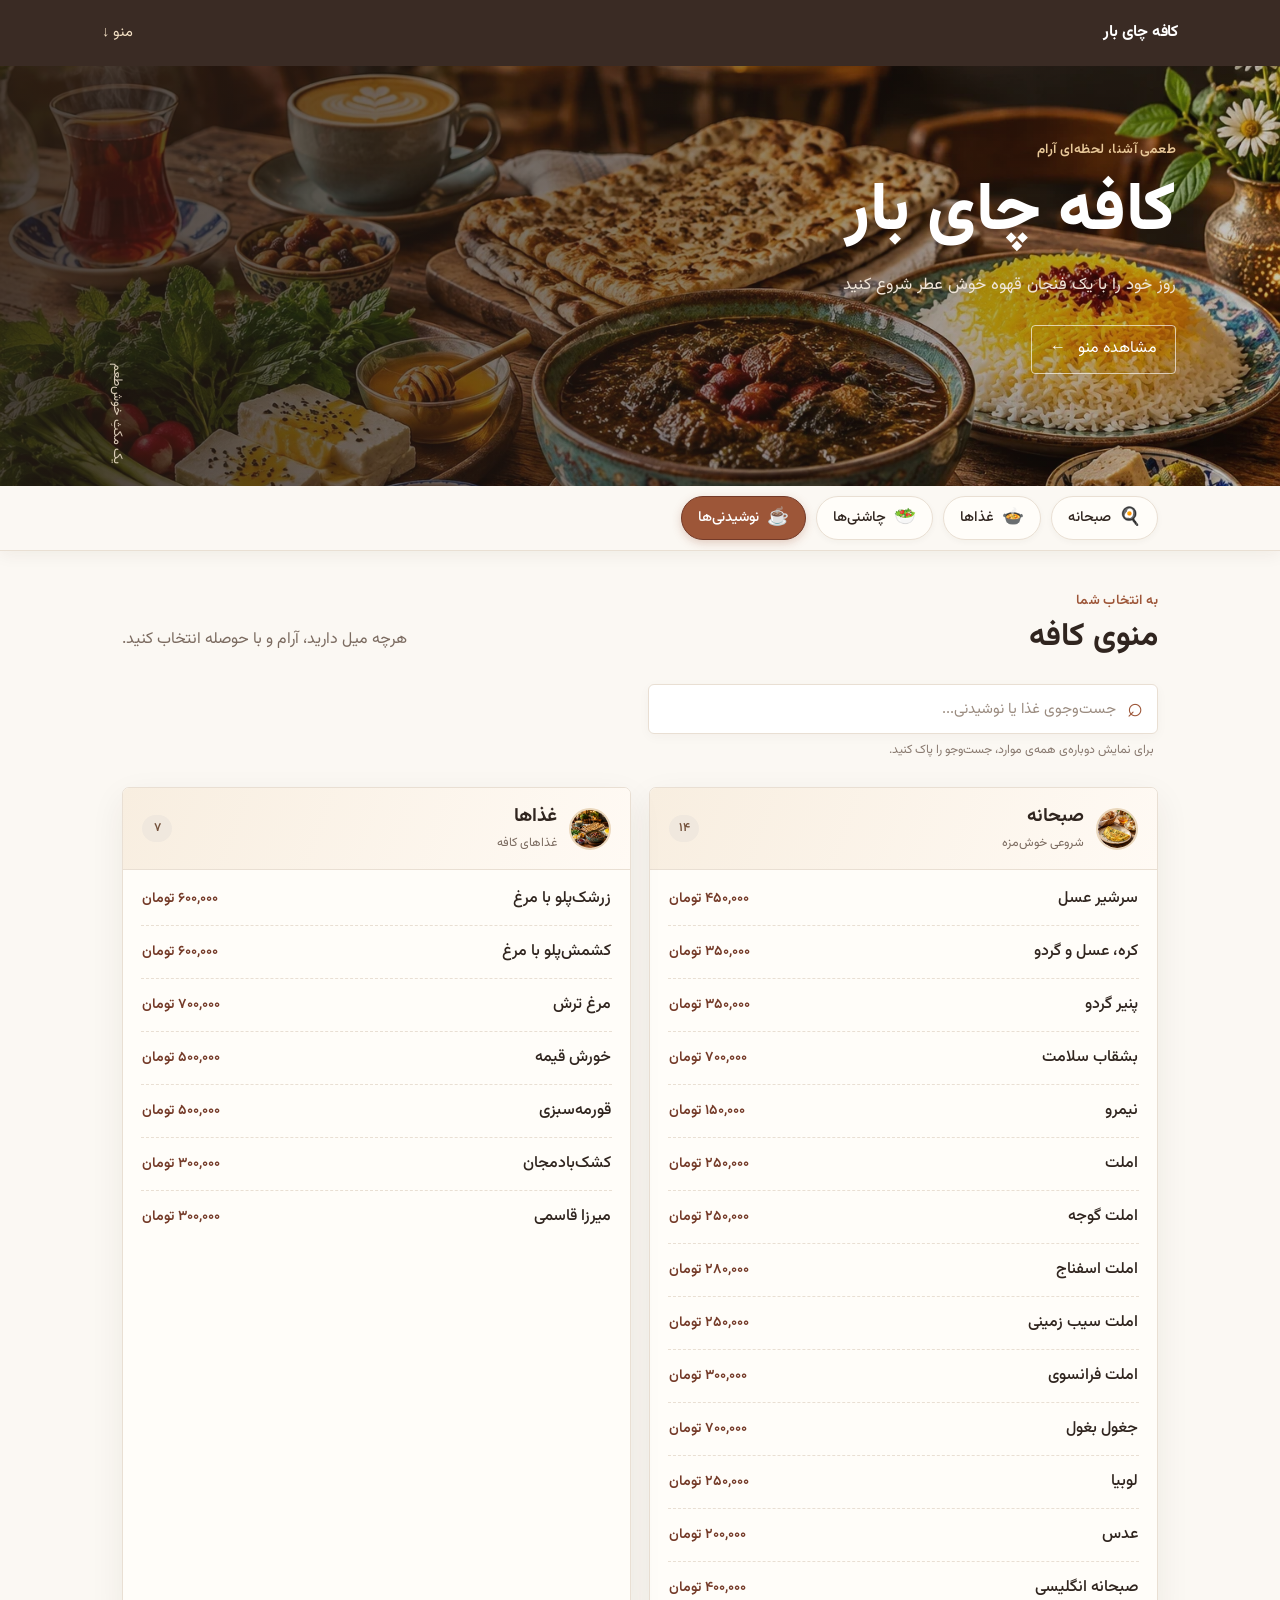
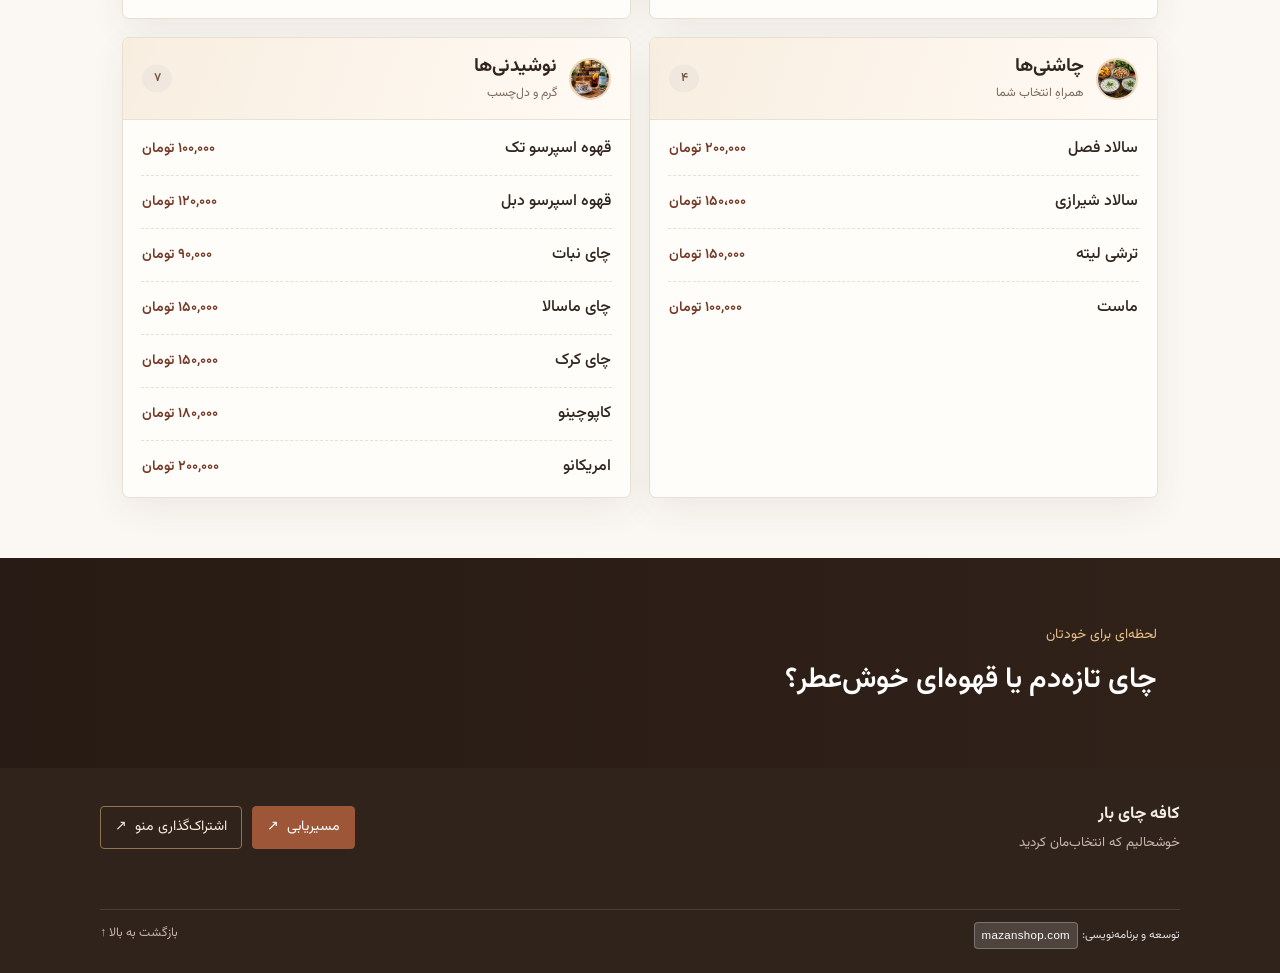
<file: index.html>
<!doctype html>
<html lang="fa" dir="rtl">
<head>
  <meta charset="utf-8">
  <meta name="viewport" content="width=device-width, initial-scale=1, viewport-fit=cover">
  <meta name="theme-color" content="#34251d">
  <meta name="description" content="منوی کافه چای بار؛ غذا، صبحانه و نوشیدنی‌های کافه.">
  <title>منوی کافه چای بار</title>

  <link rel="preconnect" href="https://fonts.googleapis.com">
  <link rel="preconnect" href="https://fonts.gstatic.com" crossorigin>
  <link href="https://fonts.googleapis.com/css2?family=Vazirmatn:wght@400;500;600;700;800&display=swap" rel="stylesheet">
  <link rel="preload" as="image" href="banner.webp" fetchpriority="high">
  <link rel="stylesheet" href="styles.css">
  <script src="script.js" defer></script>

  <!-- ═══════════════ تنظیمات PWA ═══════════════ -->
  <link rel="manifest" href="manifest.json">
  <meta name="mobile-web-app-capable" content="yes">
  <meta name="apple-mobile-web-app-capable" content="yes">
  <meta name="apple-mobile-web-app-status-bar-style" content="black-translucent">
  <meta name="apple-mobile-web-app-title" content="چای بار">
  <link rel="apple-touch-icon" href="icon.svg">

  <!-- ═══════════════ استایل حالت بدون JavaScript ═══════════════ -->
  <noscript>
    <style>
      #menu-status { display: none !important; }
      .noscript-warning { display: block !important; }
    </style>
  </noscript>
</head>
<body>

  <!-- ═══════════════ بنر نصب اپلیکیشن ═══════════════ -->
  <div id="pwa-install-banner" class="pwa-banner" style="display: none;">
    <div class="pwa-content">
      <img src="banner.webp" alt="لوگو کافه چای بار" class="pwa-icon">
      <div class="pwa-text">
        <h4>نصب اپلیکیشن چای بار</h4>
        <p>دسترسی سریع و آنلاین به منو</p>
      </div>
    </div>
    <div class="pwa-actions">
      <button id="pwa-install-btn" class="pwa-btn install">نصب</button>
      <button id="pwa-dismiss-btn" class="pwa-btn dismiss">بعداً</button>
    </div>
  </div>

  <a class="skip-link" href="#main">رفتن به منو</a>

  <!-- ═══════════════ هدر سایت ═══════════════ -->
  <header class="site-header" id="site-header">
    <div class="header-inner">
      <a class="brand" href="#top" aria-label="کافه چای بار، ابتدای صفحه">
        <span class="brand-name">کافه چای بار</span>
      </a>
      <a class="header-menu-link" href="#main">منو <span aria-hidden="true">↓</span></a>
    </div>
  </header>

  <main id="main">

    <!-- ═══════════════ بخش قهرمان (Hero) ═══════════════ -->
    <section class="hero" id="top" aria-labelledby="hero-title">
      <div class="hero-photo" aria-hidden="true"></div>
      <div class="hero-content">
        <p class="eyebrow">طعمی آشنا، لحظه‌ای آرام</p>
        <h1 id="hero-title">کافه چای بار</h1>
        <p class="hero-copy">روز خود را با یک فنجان قهوه خوش عطر شروع کنید</p>
        <a class="hero-link" href="#menu-sections">مشاهده منو <span aria-hidden="true">←</span></a>
      </div>
      <span class="hero-note" aria-hidden="true">یک مکثِ خوش‌طعم</span>
    </section>

    <!-- ═══════════════ نوار دسته‌بندی ═══════════════ -->
    <nav class="category-nav-bar" id="category-nav-bar" aria-label="دسته‌بندی‌های منو">
      <div class="category-nav-inner">
        <a href="#breakfast" class="category-chip">
          <span class="chip-icon">🍳</span>
          <span class="chip-text">صبحانه</span>
        </a>
        <a href="#food" class="category-chip">
          <span class="chip-icon">🍲</span>
          <span class="chip-text">غذاها</span>
        </a>
        <a href="#condiments" class="category-chip">
          <span class="chip-icon">🥗</span>
          <span class="chip-text">چاشنی‌ها</span>
        </a>
        <a href="#drinks" class="category-chip">
          <span class="chip-icon">☕</span>
          <span class="chip-text">نوشیدنی‌ها</span>
        </a>
      </div>
    </nav>

    <!-- ═══════════════ بدنه منو ═══════════════ -->
    <section class="menu-wrap" id="menu-sections" aria-labelledby="menu-title">
      
      <div class="noscript-warning" role="alert">
        برای مشاهده‌ی منو، لطفاً JavaScript را در مرورگر خود فعال کنید.
      </div>

      <div class="menu-heading">
        <div>
          <p class="eyebrow eyebrow-dark">به انتخاب شما</p>
          <h2 id="menu-title">منوی کافه</h2>
        </div>
        <p class="menu-intro">هرچه میل دارید، آرام و با حوصله انتخاب کنید.</p>
      </div>

      <!-- ═══════════════ نوار جست‌وجو ═══════════════ -->
      <div class="menu-tools">
        <label class="search-box" for="menu-search">
          <span class="search-icon" aria-hidden="true">⌕</span>
          <span class="visually-hidden">جست‌وجو در منو</span>
          <input id="menu-search" type="search" placeholder="جست‌وجوی غذا یا نوشیدنی..." autocomplete="off" aria-describedby="search-hint">
          <button id="clear-search" class="clear-search" type="button" aria-label="پاک کردن جست‌وجو" title="پاک کردن جست‌وجو" hidden>×</button>
        </label>
        <span id="search-hint" class="search-hint">برای نمایش دوباره‌ی همه‌ی موارد، جست‌وجو را پاک کنید.</span>
      </div>

      <div id="menu-status" class="status-message" role="status" aria-live="polite">در حال بارگذاری منو...</div>
      <div id="menu-warning" class="warning-message" role="status" aria-live="polite" hidden></div>
      <div id="menu-error" class="error-message" role="alert" hidden></div>

      <!-- ═══════════════ شبکه بخش‌های منو ═══════════════ -->
      <div id="menu-sections-list" class="sections-grid">
        
        <section class="menu-section" id="breakfast" data-section="breakfast" aria-labelledby="title-breakfast">
          <div class="section-heading">
            <img class="section-image" src="sobhane.webp" alt="" aria-hidden="true" loading="lazy" decoding="async">
            <div><h3 id="title-breakfast">صبحانه</h3><p>شروعی خوش‌مزه</p></div>
            <span class="section-count"><span class="visually-hidden">تعداد موارد: </span><span class="count-value">۰</span></span>
          </div>
          <div class="item-list" id="items-breakfast"></div>
        </section>

        <section class="menu-section" id="food" data-section="food" aria-labelledby="title-food">
          <div class="section-heading">
            <img class="section-image" src="ghaza.webp" alt="" aria-hidden="true" loading="lazy" decoding="async">
            <div><h3 id="title-food">غذاها</h3><p>غذاهای کافه</p></div>
            <span class="section-count"><span class="visually-hidden">تعداد موارد: </span><span class="count-value">۰</span></span>
          </div>
          <div class="item-list" id="items-food"></div>
        </section>

        <section class="menu-section" id="condiments" data-section="condiments" aria-labelledby="title-condiments">
          <div class="section-heading">
            <img class="section-image" src="chashni.webp" alt="" aria-hidden="true" loading="lazy" decoding="async">
            <div><h3 id="title-condiments">چاشنی‌ها</h3><p>همراهِ انتخاب شما</p></div>
            <span class="section-count"><span class="visually-hidden">تعداد موارد: </span><span class="count-value">۰</span></span>
          </div>
          <div class="item-list" id="items-condiments"></div>
        </section>

        <section class="menu-section" id="drinks" data-section="drinks" aria-labelledby="title-drinks">
          <div class="section-heading">
            <img class="section-image" src="nooshidani.webp" alt="" aria-hidden="true" loading="lazy" decoding="async">
            <div><h3 id="title-drinks">نوشیدنی‌ها</h3><p>گرم و دل‌چسب</p></div>
            <span class="section-count"><span class="visually-hidden">تعداد موارد: </span><span class="count-value">۰</span></span>
          </div>
          <div class="item-list" id="items-drinks"></div>
        </section>

      </div>

      <p id="no-results" class="no-results" hidden>موردی با این عبارت پیدا نشد. <button type="button" id="reset-search">نمایش همه‌ی منو</button></p>
    </section>

    <!-- ═══════════════ بنر فضای کافه ═══════════════ -->
    <section class="drink-ambience" aria-label="فضای دنج کافه">
      <div class="ambience-image" role="img" aria-label="فنجان قهوه در فضایی گرم و دنج"></div>
      <div class="ambience-copy">
        <span class="ambience-kicker">لحظه‌ای برای خودتان</span>
        <p>چای تازه‌دم یا قهوه‌ای خوش‌عطر؟</p>
      </div>
    </section>

  </main>

  <!-- ═══════════════ پاورقی سایت ═══════════════ -->
  <footer class="site-footer">
    <div class="footer-inner">
      <div class="footer-brand"><div><strong>کافه چای بار</strong><p>خوشحالیم که انتخاب‌مان کردید</p></div></div>
      <div class="footer-actions">
        <a class="button button-map" href="https://nshn.ir/7bfZ7l5FYHkn" target="_blank" rel="noopener noreferrer">مسیریابی <span aria-hidden="true">↗</span></a>
        <button class="button button-share" id="share-menu" type="button">اشتراک‌گذاری منو <span aria-hidden="true">↗</span></button>
      </div>
      <p id="share-status" class="share-status" role="status" aria-live="polite"></p>
    </div>
    <div class="footer-bottom">
      <span class="developer-credit">توسعه و برنامه‌نویسی: <a href="https://mazanshop.com" target="_blank" rel="noopener noreferrer">mazanshop.com</a></span>
      <a href="#top">بازگشت به بالا ↑</a>
    </div>
  </footer>

</body>
</html>
</file>
<file: styles.css>
@charset "UTF-8";

/* ═══════════════════════════════════════════════════════════
   🎨 متغیرها
   ═══════════════════════════════════════════════════════════ */
:root {
  color-scheme: light;
  --ink: #30251f;
  --muted: #7b6b60;
  --paper: #fbf8f3;
  --card: #fffdf9;
  --line: #e9dfd3;
  --rust: #9d5638;
  --rust-dark: #743a28;
  --gold: #d9ad6b;
  --header: #34251d;
  --footer: #30231c;
  --focus: #cb8b43;
  --soft-accent: #f8eee0;
  --shadow: 0 12px 35px rgba(61, 39, 25, 0.07);
  --header-h: 66px;

  font-family: "Vazirmatn", Tahoma, sans-serif;
  scroll-behavior: smooth;
}

*, *::before, *::after { box-sizing: border-box; }

html {
  background-color: var(--footer);
  min-height: 100%;
  height: 100%;
}

body {
  margin: 0;
  padding: 0;
  min-height: 100vh;
  min-height: 100dvh;
  display: flex;
  flex-direction: column;
  background: var(--paper);
  color: var(--ink);
  font-family: "Vazirmatn", Tahoma, sans-serif;
  line-height: 1.8;
}

a { color: inherit; }
button, input { font: inherit; }

.skip-link {
  position: fixed;
  z-index: 20;
  top: 8px;
  right: 8px;
  padding: 8px 14px;
  background: #fff;
  color: var(--ink);
  border-radius: 8px;
  transform: translateY(-150%);
}
.skip-link:focus { transform: none; }

:focus-visible {
  outline: 3px solid var(--focus);
  outline-offset: 3px;
}

/* ═══════════════════════════════════════════════════════════
   🧭 هدر سایت
   ═══════════════════════════════════════════════════════════ */
.site-header {
  position: sticky;
  top: 0;
  z-index: 100;
  background: rgba(52, 37, 29, 0.97);
  color: #fff;
  transition: box-shadow 0.2s ease;
  padding-top: env(safe-area-inset-top, 0px);
}
.site-header.is-compact { box-shadow: 0 5px 20px rgba(0, 0, 0, 0.22); }

.header-inner {
  max-width: 1120px;
  margin: auto;
  min-height: 66px;
  padding: 8px 22px;
  display: flex;
  align-items: center;
  justify-content: space-between;
  transition: min-height 0.2s ease;
}
.is-compact .header-inner { min-height: 52px; }

.brand { display: flex; align-items: center; text-decoration: none; }
.brand-name { font-weight: 700; letter-spacing: -0.2px; }

.header-menu-link {
  text-decoration: none;
  color: #f2dfc4;
  font-size: 0.92rem;
}

/* ═══════════════════════════════════════════════════════════
   🌄 بخش Hero
   ═══════════════════════════════════════════════════════════ */
.hero {
  min-height: 420px;
  position: relative;
  display: flex;
  align-items: center;
  overflow: hidden;
  background: #392a22;
  color: #fff;
}

.hero-photo {
  position: absolute;
  inset: 0;
  background: linear-gradient(90deg, rgba(36, 25, 19, 0.83), rgba(36, 25, 19, 0.57) 48%, rgba(36, 25, 19, 0.25)), url("banner.webp") center 52%/cover no-repeat;
}

.hero-content {
  position: relative;
  width: min(1120px, 100%);
  margin: 0 auto;
  padding: calc(28px + env(safe-area-inset-top, 0px)) 24px 68px;
}

.eyebrow {
  margin: 0 0 9px;
  color: #e7c798;
  font-size: 0.85rem;
  font-weight: 600;
  letter-spacing: 0.03em;
}

.hero h1 {
  margin: 0;
  font-size: clamp(2.4rem, 7vw, 4.2rem);
  line-height: 1.25;
  font-weight: 800;
}

.hero-copy {
  max-width: 460px;
  margin: 15px 0 25px;
  color: #f0e5d8;
  font-size: 1.05rem;
}

.hero-link {
  display: inline-flex;
  gap: 12px;
  align-items: center;
  padding: 9px 18px;
  border: 1px solid rgba(255, 255, 255, 0.65);
  border-radius: 4px;
  text-decoration: none;
  transition: background 0.2s, color 0.2s;
}
.hero-link:hover { background: #fff; color: var(--ink); }

.hero-note {
  position: absolute;
  left: max(24px, calc((100% - 1070px) / 2));
  bottom: 22px;
  color: #f7e8d3;
  font-size: 0.8rem;
  writing-mode: vertical-rl;
  opacity: 0.85;
}

main#main { flex: 1 0 auto; }

/* ═══════════════════════════════════════════════════════════
   🏷️ نوار دسته‌بندی (Sticky)
   ═══════════════════════════════════════════════════════════ */
.category-nav-bar {
  position: -webkit-sticky;
  position: sticky;
  top: var(--header-h, 66px);
  z-index: 90;
  background: rgba(251, 248, 243, 0.95);
  backdrop-filter: blur(10px);
  -webkit-backdrop-filter: blur(10px);
  border-bottom: 1px solid var(--line);
  box-shadow: 0 4px 16px rgba(61, 39, 25, 0.06);
}

.category-nav-inner {
  max-width: 1080px;
  margin: 0 auto;
  padding: 10px 22px;
  display: flex;
  align-items: center;
  gap: 10px;
  overflow-x: auto;
  -webkit-overflow-scrolling: touch;
  scrollbar-width: none;
}
.category-nav-inner::-webkit-scrollbar { display: none; }

.category-chip {
  display: inline-flex;
  align-items: center;
  gap: 8px;
  padding: 8px 16px;
  background: var(--card);
  border: 1px solid var(--line);
  border-radius: 30px;
  color: var(--ink);
  text-decoration: none;
  font-size: 0.9rem;
  font-weight: 500;
  white-space: nowrap;
  box-shadow: 0 2px 6px rgba(61, 39, 25, 0.04);
  transition: all 0.2s ease;
  flex-shrink: 0;
  user-select: none;
}

.category-chip .chip-icon { font-size: 1.1rem; line-height: 1; }

.category-chip:hover {
  background: var(--soft-accent);
  border-color: var(--gold);
  color: var(--rust-dark);
  transform: translateY(-2px);
  box-shadow: 0 4px 10px rgba(61, 39, 25, 0.08);
}

.category-chip:active,
.category-chip.active {
  background: var(--rust);
  border-color: var(--rust-dark);
  color: #ffffff;
  transform: translateY(0);
  box-shadow: 0 3px 10px rgba(157, 86, 56, 0.28);
}

/* ═══════════════════════════════════════════════════════════
   📋 بدنه منو
   ═══════════════════════════════════════════════════════════ */
.menu-wrap {
  width: min(1080px, 100%);
  margin: 0 auto;
  padding: 38px 22px 60px;
}

.menu-heading {
  display: flex;
  align-items: end;
  justify-content: space-between;
  gap: 20px;
  margin-bottom: 24px;
}

.eyebrow-dark { color: var(--rust); margin-bottom: 2px; }

.menu-heading h2 {
  font-size: 2rem;
  margin: 0;
  line-height: 1.4;
}

.menu-intro { color: var(--muted); margin: 0 0 5px; }

/* ═══════════════════════════════════════════════════════════
   🔎 نوار جست‌وجو
   ═══════════════════════════════════════════════════════════ */
.menu-tools { margin: 0 0 26px; position: relative; }

.search-box {
  max-width: 510px;
  height: 50px;
  display: flex;
  align-items: center;
  gap: 9px;
  padding: 0 14px;
  background: #fff;
  border: 1px solid var(--line);
  border-radius: 6px;
  box-shadow: 0 3px 12px rgba(61, 39, 25, 0.035);
}

.search-icon { font-size: 1.7rem; line-height: 1; color: var(--rust); }

.search-box input {
  width: 100%;
  border: 0;
  outline: none;
  background: transparent;
  color: var(--ink);
  font-size: 0.94rem;
}
.search-box input:focus-visible { outline: 0; }
.search-box input::placeholder { color: #9b8c80; }
.search-box input::-webkit-search-cancel-button,
.search-box input::-webkit-search-decoration {
  -webkit-appearance: none;
  appearance: none;
}

.search-box:focus-within {
  border-color: var(--rust);
  box-shadow: 0 0 0 3px rgba(157, 86, 56, 0.13);
}

.clear-search {
  border: 0;
  background: transparent;
  color: var(--muted);
  font-size: 1.5rem;
  cursor: pointer;
}

.search-hint {
  display: block;
  margin: 5px 4px 0;
  color: #897a70;
  font-size: 0.77rem;
}

.status-message {
  padding: 16px;
  text-align: center;
  color: var(--muted);
}

.error-message {
  padding: 17px 20px;
  margin: 18px 0;
  background: #fff0e9;
  border-right: 4px solid #b45135;
  color: #68301f;
  border-radius: 5px;
}
.error-message strong { display: block; margin-bottom: 3px; }

.warning-message {
  display: flex;
  align-items: center;
  justify-content: space-between;
  gap: 12px;
  flex-wrap: wrap;
  padding: 12px 18px;
  margin: 0 0 18px;
  background: #fff8e6;
  border-right: 4px solid var(--gold);
  color: #8a6a2a;
  border-radius: 5px;
  font-size: 0.9rem;
}

.retry-btn {
  padding: 6px 14px;
  background: var(--rust);
  color: #fff;
  border: 0;
  border-radius: 4px;
  cursor: pointer;
  font-size: 0.82rem;
  font-weight: 600;
  flex-shrink: 0;
}
.retry-btn:hover { background: var(--rust-dark); }

/* ═══════════════════════════════════════════════════════════
   🗂️ شبکه بخش‌های منو
   ═══════════════════════════════════════════════════════════ */
.sections-grid {
  display: grid;
  grid-template-columns: repeat(2, minmax(0, 1fr));
  gap: 18px;
}

.menu-section {
  min-width: 0;
  background: var(--card);
  border: 1px solid var(--line);
  border-radius: 7px;
  overflow: hidden;
  box-shadow: var(--shadow);
  scroll-margin-top: calc(var(--header-h, 66px) + 70px);
}

.section-heading {
  min-height: 82px;
  display: flex;
  align-items: center;
  gap: 12px;
  padding: 14px 19px;
  background: linear-gradient(110deg, var(--soft-accent), #fffaf4);
  border-bottom: 1px solid var(--line);
}

.section-image {
  width: 42px;
  height: 42px;
  flex: 0 0 42px;
  object-fit: cover;
  border-radius: 50%;
  border: 2px solid #ead7bc;
}

.section-heading h3 { margin: 0; font-size: 1.18rem; line-height: 1.5; }
.section-heading p { margin: 1px 0 0; color: var(--muted); font-size: 0.77rem; }

.section-count {
  margin-right: auto;
  min-width: 30px;
  height: 27px;
  display: grid;
  place-items: center;
  padding: 0 7px;
  border-radius: 20px;
  background: #f0e8de;
  color: #74523c;
  font-size: 0.76rem;
  font-weight: 600;
}

/* ═══════════════════════════════════════════════════════════
   🍽️ آیتم‌های منو
   ═══════════════════════════════════════════════════════════ */
.item-list {
  display: flex;
  flex-direction: column;
  padding: 3px 18px;
}

.menu-item {
  min-height: 53px;
  display: flex;
  align-items: center;
  justify-content: space-between;
  gap: 14px;
  padding: 9px 1px;
  border-bottom: 1px dashed #e9dfd3;
}
.menu-item:last-child { border-bottom: 0; }

.item-name { font-weight: 500; }

.item-price {
  flex: 0 0 auto;
  color: var(--rust-dark);
  font-size: 0.88rem;
  font-weight: 600;
  white-space: nowrap;
}

.price-missing {
  font-size: 0.78rem;
  color: #998779;
  font-weight: 400;
}

.empty-section {
  padding: 18px 2px;
  color: #88796f;
  font-size: 0.9rem;
}

.no-results {
  text-align: center;
  color: var(--muted);
  padding: 24px;
}
.no-results button {
  border: 0;
  background: none;
  color: var(--rust-dark);
  font-weight: 700;
  cursor: pointer;
  text-decoration: underline;
}

/* ═══════════════════════════════════════════════════════════
   🚫 حالت بدون JavaScript
   ═══════════════════════════════════════════════════════════ */
.noscript-warning {
  display: none;
  padding: 16px 20px;
  margin: 0 0 24px;
  background: #fff0e9;
  border-right: 4px solid #b45135;
  color: #68301f;
  border-radius: 5px;
  text-align: center;
  font-weight: 600;
}

/* ═══════════════════════════════════════════════════════════
   ☕ بنر فضای کافه
   ═══════════════════════════════════════════════════════════ */
.drink-ambience {
  height: 210px;
  display: flex;
  position: relative;
  align-items: center;
  overflow: hidden;
  background: #38271d;
  color: #fff;
}

.ambience-image {
  position: absolute;
  inset: 0;
  background: linear-gradient(90deg, rgba(35, 24, 18, 0.82), rgba(35, 24, 18, 0.35)), url("https://images.unsplash.com/photo-1495474472287-4d71bcdd2085?auto=format&fit=crop&w=1800&q=80") center 52%/cover no-repeat;
}

.ambience-copy {
  position: relative;
  width: min(1080px, 100%);
  margin: auto;
  padding: 28px 23px;
}

.ambience-kicker { color: #e6c18b; font-size: 0.86rem; }

.ambience-copy p {
  margin: 5px 0 0;
  font-size: clamp(1.25rem, 4vw, 1.8rem);
  font-weight: 600;
}

/* ═══════════════════════════════════════════════════════════
   🔻 پاورقی
   ═══════════════════════════════════════════════════════════ */
.site-footer {
  background: var(--footer);
  color: #f5eee5;
  padding: 32px 22px calc(24px + env(safe-area-inset-bottom, 0px));
  margin-top: auto;
}

.footer-inner, .footer-bottom {
  width: min(1080px, 100%);
  margin: auto;
}

.footer-inner {
  display: grid;
  grid-template-columns: 1fr auto;
  gap: 18px;
  align-items: center;
}

.footer-brand { display: flex; align-items: center; }
.footer-brand strong { font-size: 1.04rem; }
.footer-brand p {
  margin: 1px 0 0;
  color: #c7b9aa;
  font-size: 0.83rem;
}

.footer-actions {
  display: flex;
  gap: 10px;
  flex-wrap: wrap;
}

.button {
  min-height: 43px;
  display: inline-flex;
  justify-content: center;
  align-items: center;
  gap: 8px;
  padding: 7px 14px;
  border: 1px solid #907451;
  border-radius: 4px;
  text-decoration: none;
  background: transparent;
  color: #f7ead8;
  cursor: pointer;
  font-size: 0.88rem;
}
.button:hover { background: #49352a; }

.button-map {
  background: #9d5638;
  border-color: #9d5638;
  color: white;
}
.button-map:hover { background: #85452f; }

.share-status {
  grid-column: 1/-1;
  min-height: 1.2em;
  margin: 0;
  color: #e7c798;
  font-size: 0.83rem;
}

.footer-bottom {
  display: flex;
  justify-content: space-between;
  margin-top: 20px;
  padding-top: 12px;
  border-top: 1px solid rgba(255, 255, 255, 0.13);
  color: #c3b5a8;
  font-size: 0.78rem;
}
.footer-bottom a { text-decoration: none; }

.developer-credit {
  display: inline-flex;
  align-items: center;
  gap: 4px;
  font-size: 0.72rem;
  color: rgba(255, 255, 255, 0.85);
}
.developer-credit a {
  color: #ffffff;
  font-size: 0.72rem;
  font-weight: 500;
  text-decoration: none;
  font-family: -apple-system, BlinkMacSystemFont, "Segoe UI", Roboto, sans-serif;
  letter-spacing: 0.3px;
  padding: 2px 7px;
  border-radius: 4px;
  background: rgba(255, 255, 255, 0.15);
  border: 1px solid rgba(255, 255, 255, 0.25);
  transition: all 0.2s ease;
}
.developer-credit a:hover {
  background: #ffffff;
  color: #CC0000 !important;
  box-shadow: 0 2px 6px rgba(0, 0, 0, 0.2);
}

/* ═══════════════════════════════════════════════════════════
   📱 بنر نصب PWA
   ═══════════════════════════════════════════════════════════ */
.pwa-banner {
  position: fixed;
  top: 12px;
  left: 12px;
  right: 12px;
  max-width: 460px;
  margin: 0 auto;
  background: #34251d;
  color: #fbf8f3;
  border-radius: 14px;
  padding: 12px 14px;
  box-shadow: 0 10px 25px rgba(52, 37, 29, 0.45);
  display: flex;
  align-items: center;
  justify-content: space-between;
  gap: 12px;
  z-index: 99999;
  border: 1px solid rgba(217, 173, 107, 0.35);
  animation: pwaSlideDown 0.4s ease-out;
  direction: rtl;
  font-family: inherit;
}

@keyframes pwaSlideDown {
  from { transform: translateY(-50px); opacity: 0; }
  to   { transform: translateY(0);     opacity: 1; }
}

.pwa-content {
  display: flex;
  align-items: center;
  gap: 10px;
  min-width: 0;
}

.pwa-icon {
  width: 44px;
  height: 44px;
  border-radius: 10px;
  object-fit: cover;
  border: 1px solid #d9ad6b;
  flex-shrink: 0;
}

.pwa-text { min-width: 0; }
.pwa-text h4 {
  margin: 0;
  font-size: 0.9rem;
  font-weight: 700;
  color: #ffffff;
  white-space: nowrap;
  overflow: hidden;
  text-overflow: ellipsis;
}
.pwa-text p {
  margin: 3px 0 0;
  font-size: 0.72rem;
  color: #d9ad6b;
  white-space: nowrap;
  overflow: hidden;
  text-overflow: ellipsis;
}

.pwa-actions {
  display: flex;
  gap: 8px;
  flex-shrink: 0;
}

.pwa-btn {
  border: none;
  outline: none;
  border-radius: 8px;
  padding: 7px 14px;
  font-size: 0.8rem;
  font-weight: 700;
  cursor: pointer;
  transition: all 0.2s ease;
  font-family: inherit;
}

.pwa-btn.install {
  background: #9d5638;
  color: #ffffff;
  box-shadow: 0 2px 8px rgba(157, 86, 56, 0.5);
  border: 1px solid rgba(217, 173, 107, 0.4);
}
.pwa-btn.install:hover {
  background: #743a28;
  transform: translateY(-1px);
}

.pwa-btn.dismiss {
  background: rgba(251, 248, 243, 0.12);
  color: #fbf8f3;
}
.pwa-btn.dismiss:hover {
  background: rgba(251, 248, 243, 0.22);
}

/* ═══════════════════════════════════════════════════════════
   ♿ ابزارهای کمکی
   ═══════════════════════════════════════════════════════════ */
.visually-hidden {
  position: absolute;
  width: 1px;
  height: 1px;
  padding: 0;
  margin: -1px;
  overflow: hidden;
  clip: rect(0, 0, 0, 0);
  white-space: nowrap;
  border: 0;
}

[hidden] { display: none !important; }

/* ═══════════════════════════════════════════════════════════
   📱 واکنش‌گرایی
   ═══════════════════════════════════════════════════════════ */
@media(max-width: 680px) {
  .hero { min-height: 365px; }
  .hero-content {
    padding: 24px 22px 60px;
  }
  .hero-copy { max-width: 350px; font-size: 0.97rem; }
  .hero-note { display: none; }
  
  .category-nav-inner { padding: 8px 16px; gap: 8px; }
  .category-chip { padding: 7px 13px; font-size: 0.85rem; gap: 5px; }
  
  .menu-wrap { padding: 30px 16px 46px; }
  .menu-heading { display: block; margin-bottom: 20px; }
  .menu-intro { margin-top: 5px; font-size: 0.9rem; }

  .sections-grid { grid-template-columns: 1fr; gap: 13px; }
  .section-heading { min-height: 73px; }
  .item-list { padding-right: 16px; padding-left: 16px; }
  .menu-item { min-height: 50px; }

  .drink-ambience { height: 180px; }

  .footer-inner { grid-template-columns: 1fr; }
  .footer-actions { grid-row: 2; }
  .share-status { grid-row: 3; }
  .footer-actions .button { flex: 1; }
  .site-footer { padding-right: 17px; padding-left: 17px; }
}

@media(max-width: 360px) {
  .brand-name { font-size: 0.92rem; }
  .header-inner { padding-right: 15px; padding-left: 15px; }
  .footer-actions { flex-direction: column; }
  .footer-actions .button { width: 100%; }
  .menu-heading h2 { font-size: 1.75rem; }
}

@media(prefers-reduced-motion: reduce) {
  :root { scroll-behavior: auto; }
  *, *::before, *::after {
    animation-duration: 0.01ms !important;
    animation-iteration-count: 1 !important;
    transition-duration: 0.01ms !important;
    scroll-behavior: auto !important;
  }
}
</file>
